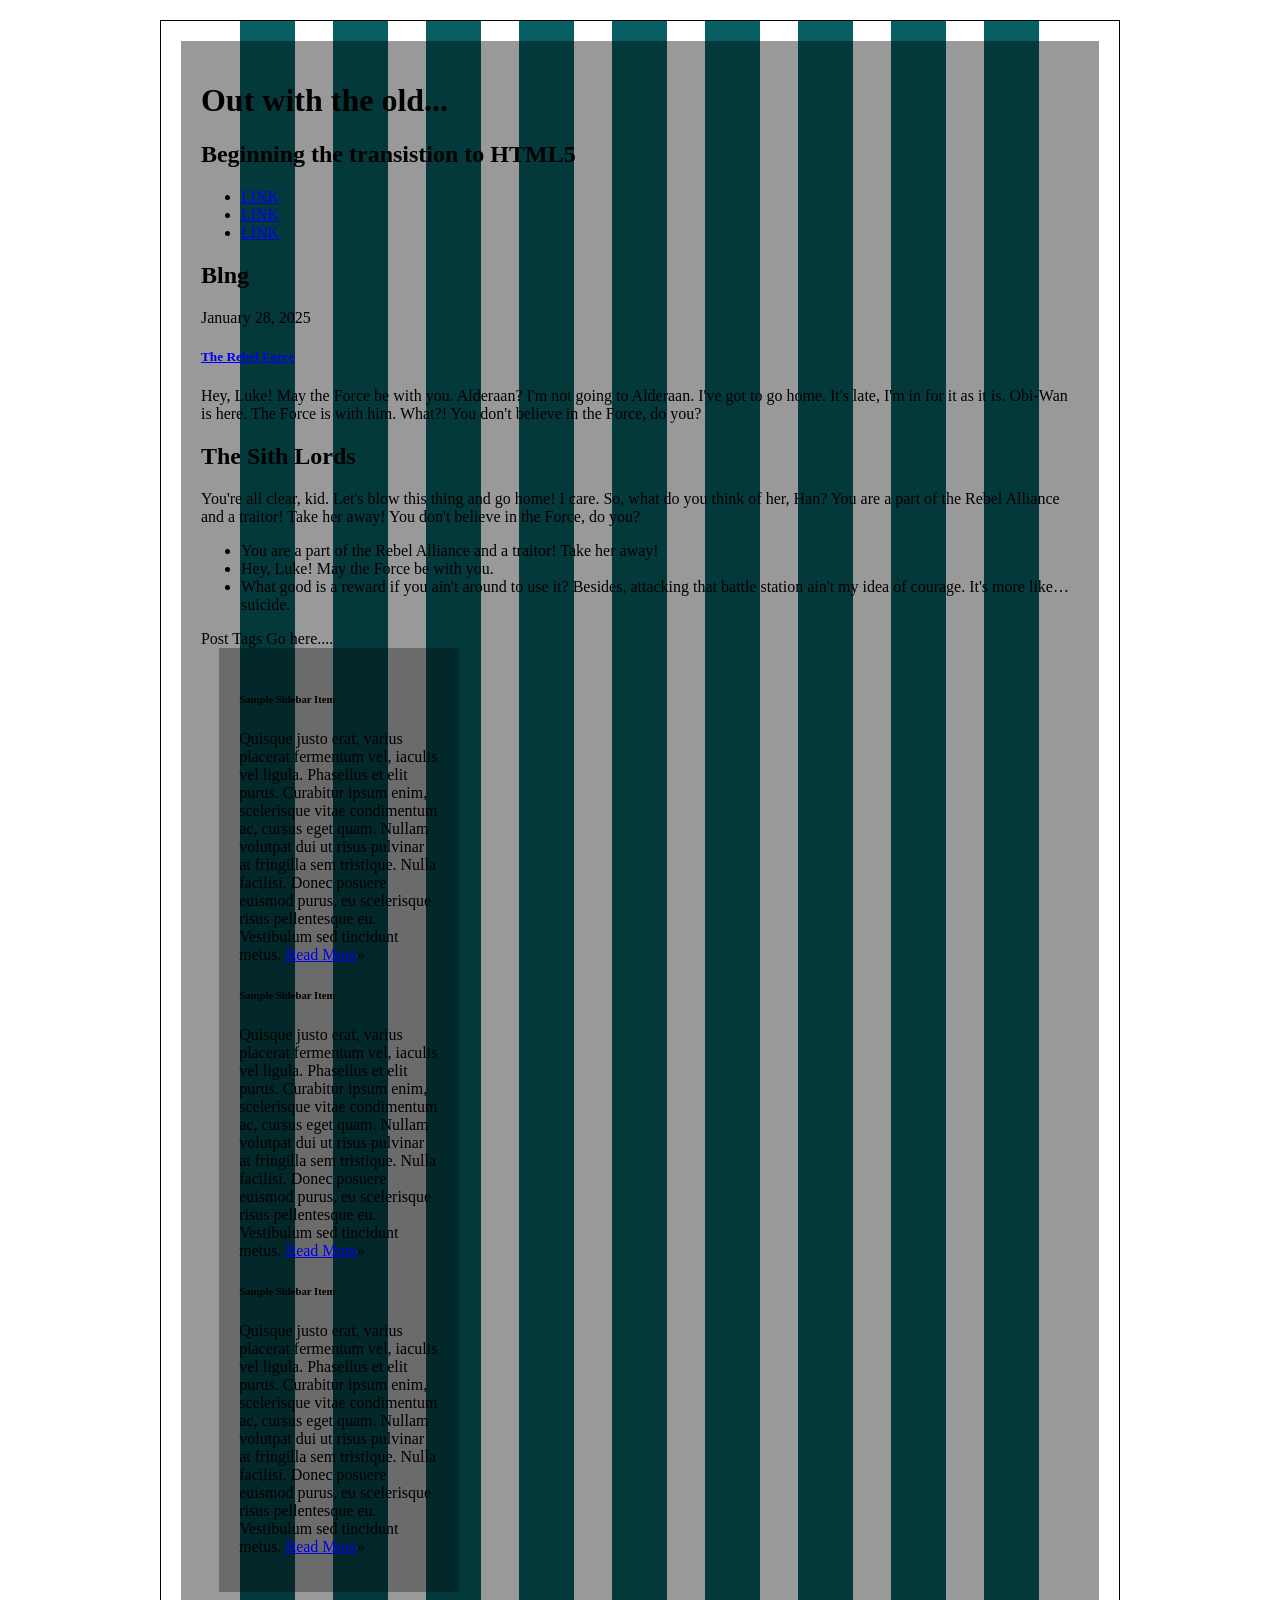
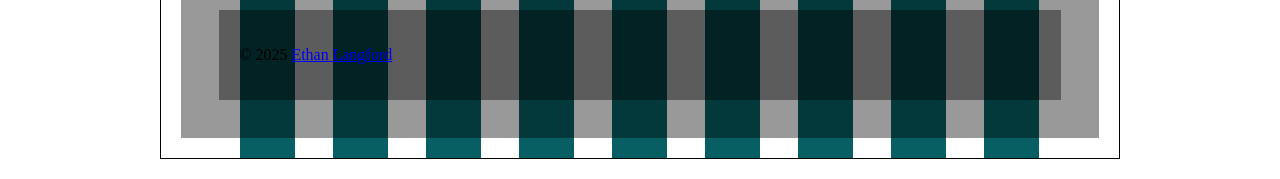
<file: flex-grid/index.html>
<!DOCTYPE html>
<html lang="en">
<head>
<meta charset="utf-8" />
<title>Out with the old...</title>
<link rel="stylesheet" href="assets/css/the.css">
<meta name="description" content="We are going to refine this document down to a good starting point for all html5 projects moving forward." />
<meta name="author" content="Ethan Langford" />
<link rel="shortcut icon" href="/favicon.ico" />
</head>
<body>
<main class="container cf">
  <header class="primary">
    <h1>Out with the old...</h1>
    <h2>Beginning the transistion to HTML5</h2>
    <nav class="primary">
      <ul>
        <li><a href="#">LINK</a></li>
        <li><a href="#">LINK</a></li>
        <li><a href="#">LINK</a></li>
      </ul>
    </d>
  </div>
  <section id="content">
    <section id="blng">
      <h2>Blng</h2>
      <article class="post">
        <header>
        <time class="post-date" datetime="2026-02-03">January 28, 2025</p>
        <h1> <a href="#" rel="bookmark" title="link to this post">The Rebel Force</a> </h1>
        </header>
        <p>Hey, Luke! May the Force be with you. Alderaan? I'm not going to Alderaan. I've got to go home. It's late, I'm in for it as it is. Obi-Wan is here. The Force is with him. What?! You don't believe in the Force, do you?</p>
        <h2>The Sith Lords</h2>
        <p>You're all clear, kid. Let's blow this thing and go home! I care. So, what do you think of her, Han? You are a part of the Rebel Alliance and a traitor! Take her away! You don't believe in the Force, do you?</p>
        <ul>
          <li>You are a part of the Rebel Alliance and a traitor! Take her away!</li>
          <li>Hey, Luke! May the Force be with you.</li>
          <li>What good is a reward if you ain't around to use it? Besides, attacking that battle station ain't my idea of courage. It's more like&hellip;suicide.</li>
        </ul>
        <div class="post-meta"> Post Tags Go here.... </div>
      </d>
    </d>
    <!--#primary -->
    <aside>
      <div class="widget">
        <h1>Sample Sidebar Item </h1>
        <p>Quisque justo erat, varius placerat fermentum vel, iaculis vel ligula. Phasellus et elit purus. Curabitur ipsum enim, scelerisque vitae condimentum ac, cursus eget quam. Nullam volutpat dui ut risus pulvinar at fringilla sem tristique. Nulla facilisi. Donec posuere euismod purus, eu scelerisque risus pellentesque eu. Vestibulum sed tincidunt metus. <a href="#">Read More</a>&raquo;</p>
      </div>
      <div class="widget">
        <h1>Sample Sidebar Item </h1>
        <p>Quisque justo erat, varius placerat fermentum vel, iaculis vel ligula. Phasellus et elit purus. Curabitur ipsum enim, scelerisque vitae condimentum ac, cursus eget quam. Nullam volutpat dui ut risus pulvinar at fringilla sem tristique. Nulla facilisi. Donec posuere euismod purus, eu scelerisque risus pellentesque eu. Vestibulum sed tincidunt metus. <a href="#">Read More</a>&raquo;</p>
      </div>
      <div class="widget">
        <h1>Sample Sidebar Item </h1>
        <p>Quisque justo erat, varius placerat fermentum vel, iaculis vel ligula. Phasellus et elit purus. Curabitur ipsum enim, scelerisque vitae condimentum ac, cursus eget quam. Nullam volutpat dui ut risus pulvinar at fringilla sem tristique. Nulla facilisi. Donec posuere euismod purus, eu scelerisque risus pellentesque eu. Vestibulum sed tincidunt metus. <a href="#">Read More</a>&raquo;</p>
      </div>
    </aside>
    <!--#secondary --> 
  </d>
  <!--#content -->
  <footer class="primary">
    <p>&copy; 2025 <a href="#">Ethan Langford</a></p>
  </footer>
</d>
<!--.container -->
</body>
</html>
</file>
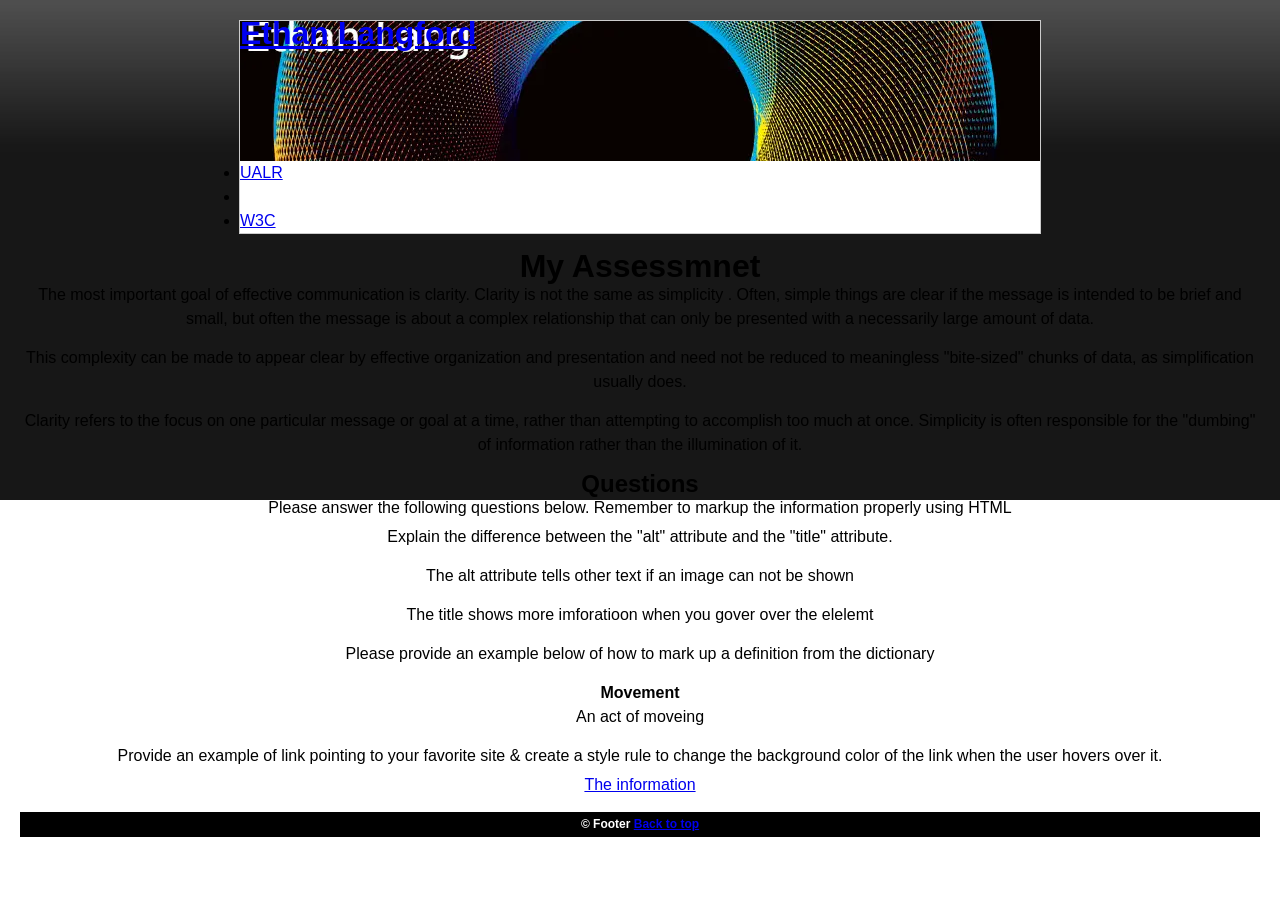
<file: pre-assigement/index.html>
<!DOCTYPE html>
<html lang="en"> <!-Tell the language of the doucment --->
<head>
 <link rel="stylesheet" href="assets/css/screen.css"> 
 <meta charset="UTF-8"/> <!---This declares the charater set--> 
  <meta name="author" content="Ethan"/> <!-arpecifies the author of the webpage -->
<meta name="description" content="Pre Assignment"/>

  <title> Pre Assessment | Ethan Langford</title>
  
  </head>
 <body>

<div id="container">
  <div id="header">
    <h1><a href="index.html"> Ethan Langford</a></h1>
  </div>
  <div id="nav"></div>
  <ul>
    <li><a href="http://ualr.edu" title="Take home">UALR</a></li>
      <li><a href="https://thomaswallace.net/cource/moblie-web/spring-2018/"></a></li>
      <li><a href="http://ee.w3.org/">W3C</a></li>
  </ul>
  </div>
  <div id="content">

  
    <h1> My Assessmnet</h1>
<p>
The most important goal of effective communication is clarity. Clarity is not the same as simplicity . Often, simple things are clear if the message is intended to be brief and small, but often the message is about a complex relationship that can only be presented with a necessarily large amount of data.
</p>
<p class="alret">    
This complexity can be made to appear clear by effective organization and presentation and need not be reduced to meaningless "bite-sized" chunks of data, as simplification usually does.
</p>
<p>
Clarity refers to the focus on one particular message or goal at a time, rather than attempting to accomplish too much at once. Simplicity is often responsible for the "dumbing" of information rather than the illumination of it.
</p>

    
    <h2>   Questions </h2>
Please answer the following questions below. Remember to markup the information properly using HTML

    <p>Explain the difference between the "alt" attribute and the "title" attribute.</p>
<p> The alt attribute tells other text if an image can not be shown</p>
    <p> The title shows more imforatioon when you gover over the elelemt</p>

Please provide an example below of how to mark up a definition from the dictionary
<p>
  <dl>
    <dt><strong>Movement</strong></dt>
    <dd>An act of moveing</dd>
    </dl>
    </p>

Provide an example of link pointing to your favorite site & create a style rule to change the background color of the link when the user hovers over it.
<p>
  <a class="favorite" href="https://creations.mtdv.me/videos/how-is-water-wet" target="_blank"> The information </a>
  </p>

<div id="footer">
  <h6>&copy; Footer <a href="#top">Back to top</a></h6>
</div>
</div>
  </body>
</file>
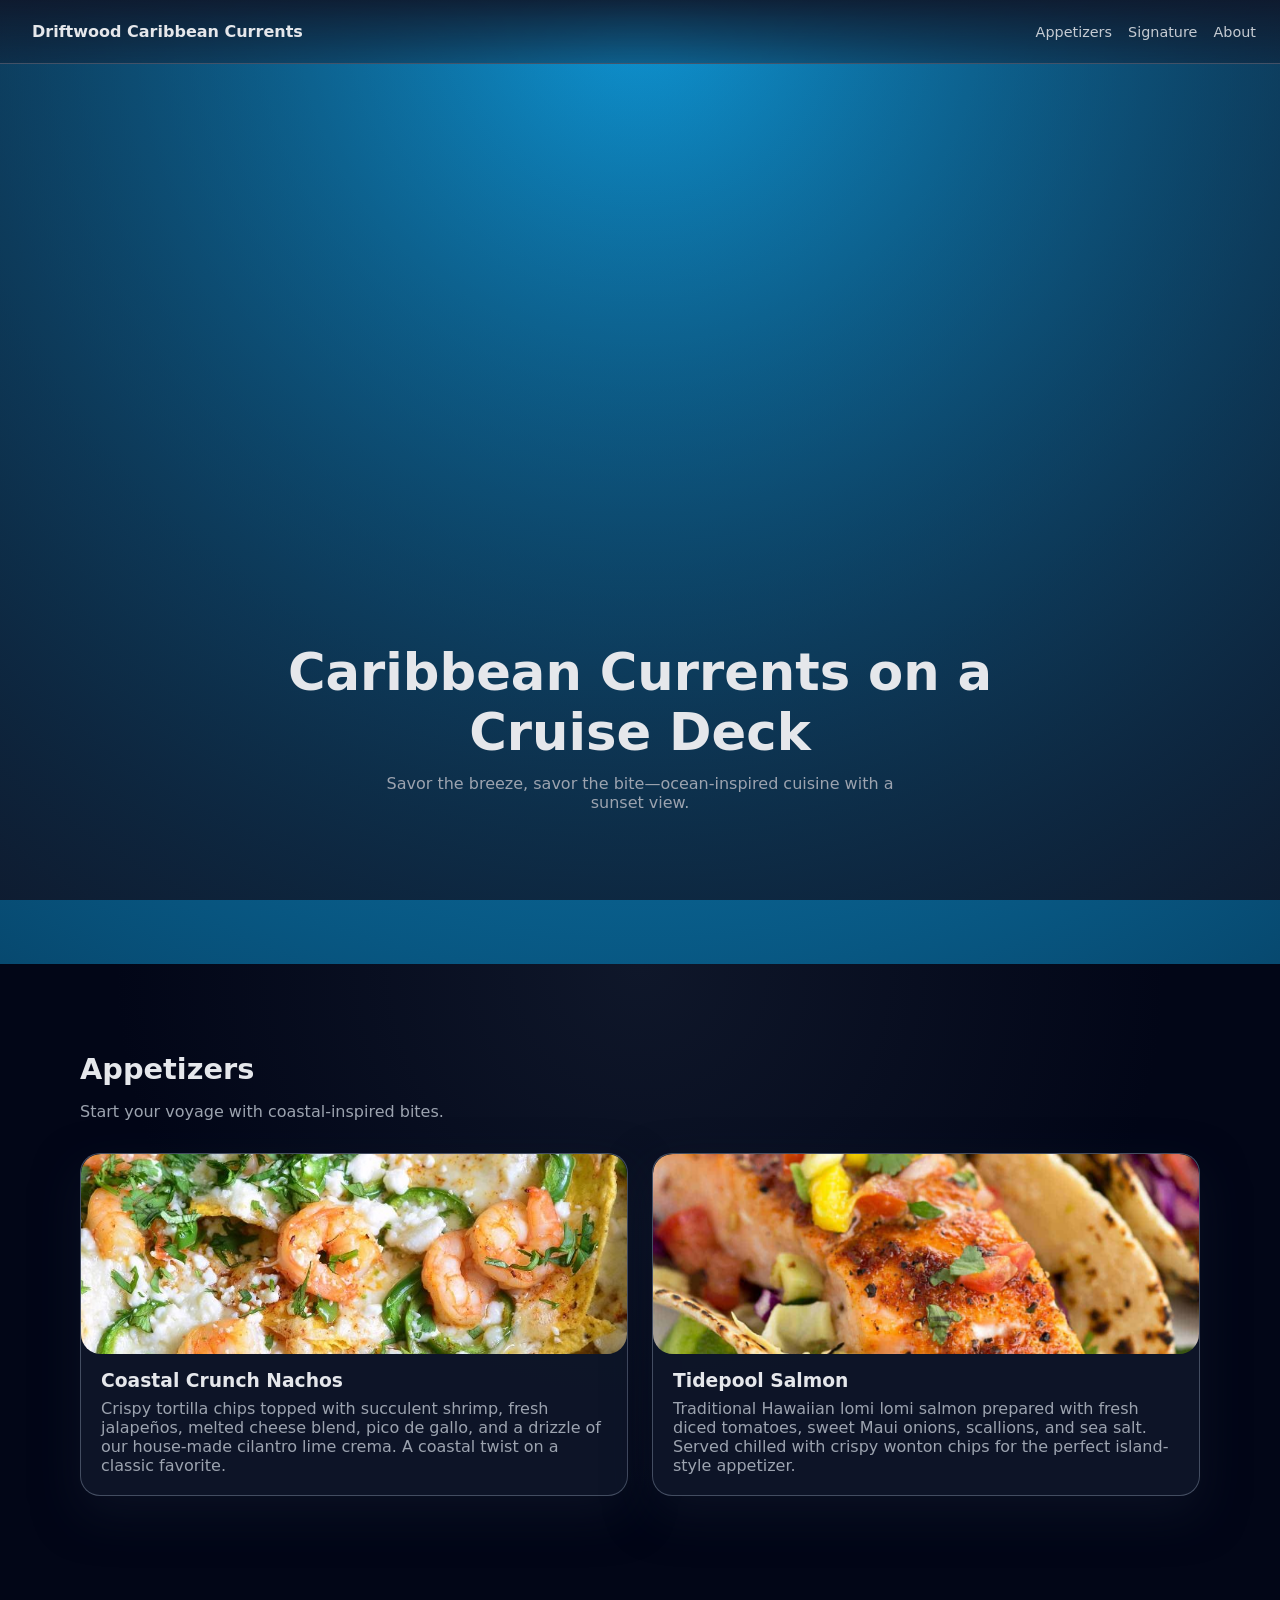
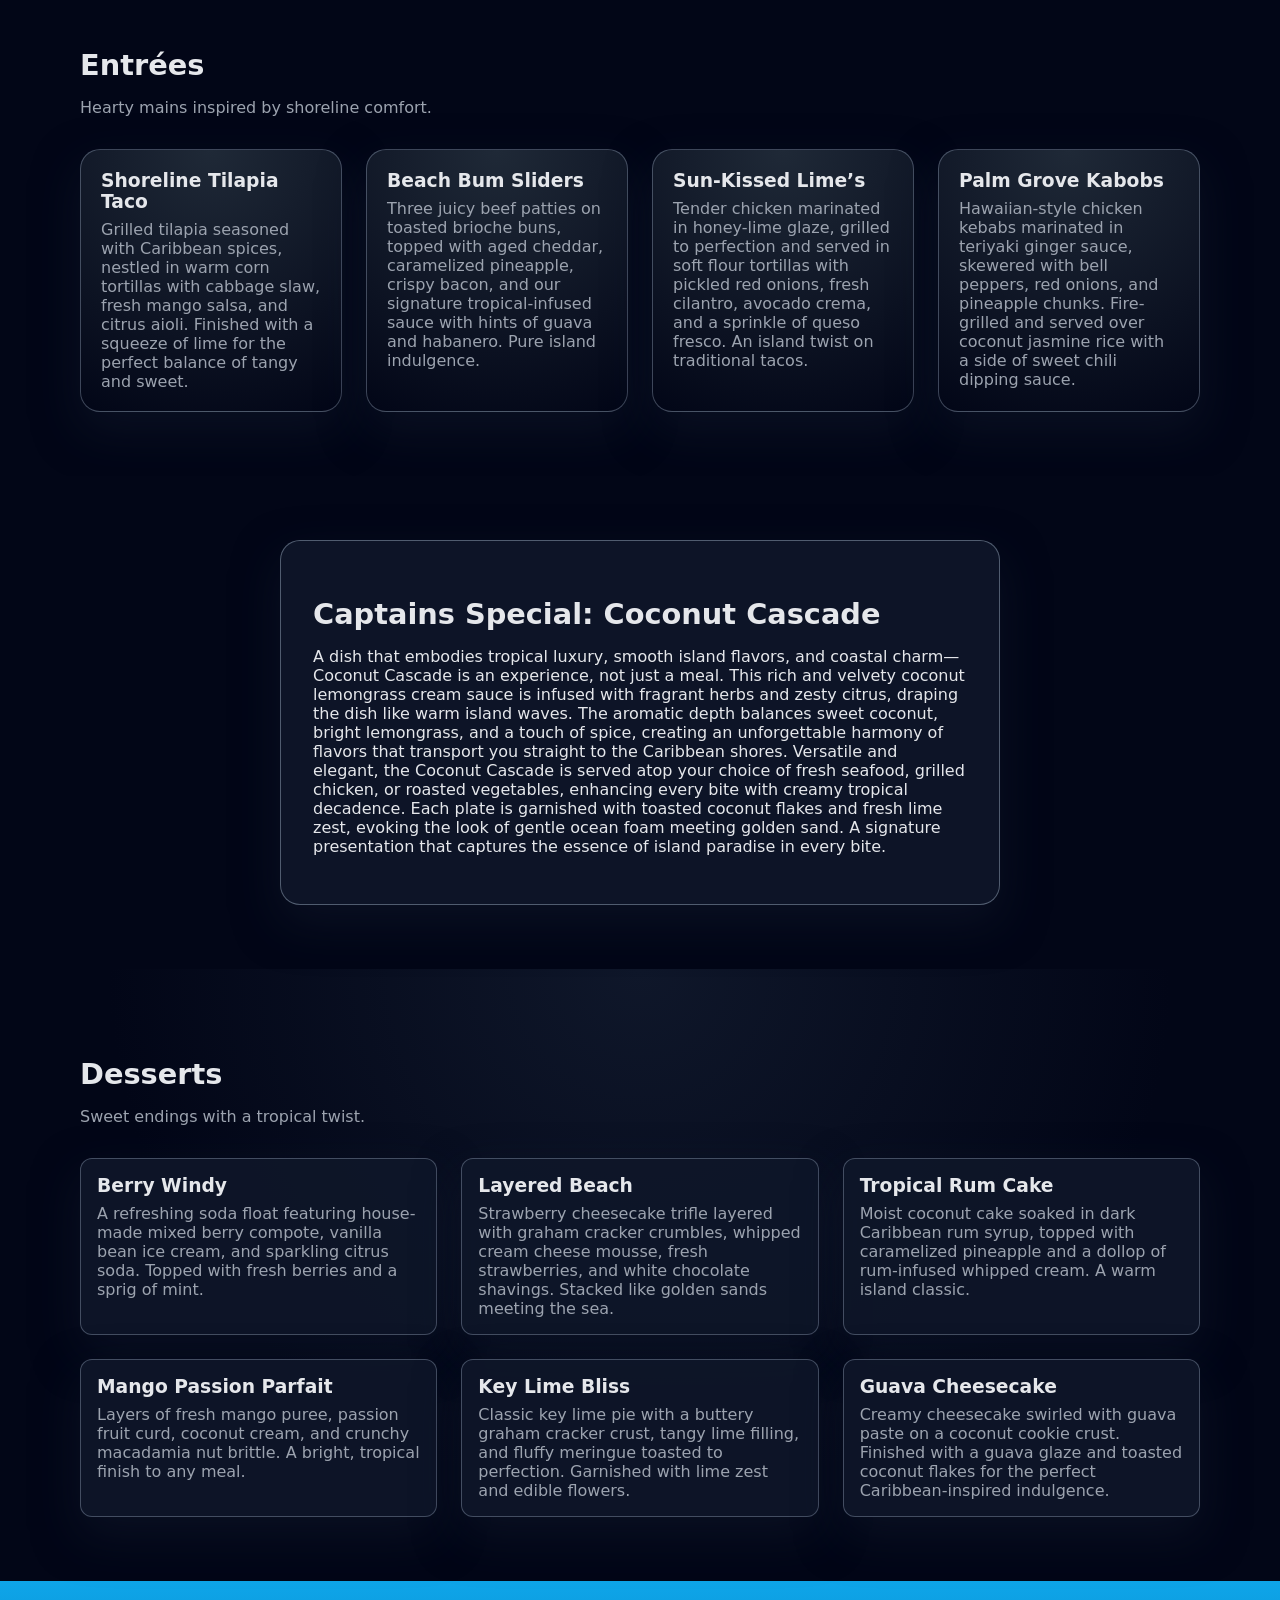
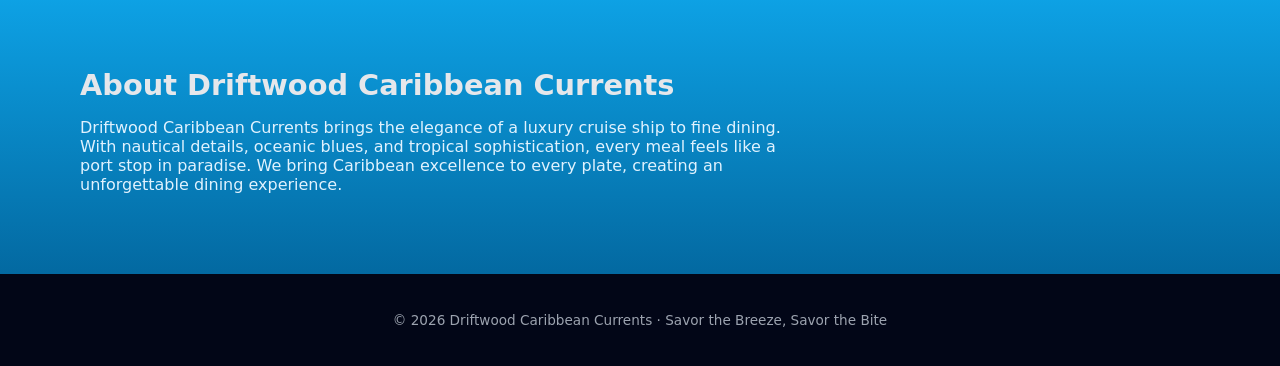
<file: driftwood/drift.html>
<!DOCTYPE html>
<html lang="en">
<script src="js/drift.js"></script>
<link rel="stylesheet" href="css/drift.css">

<head>
  <meta charset="UTF-8" />
  <meta name="viewport" content="width=device-width, initial-scale=1" />
  <title>Driftwood Caribbean Currents</title>

</head>

<body>

  <header class="nav">
    <div class="nav-brand">
      <span class="nav-icon"></span>
      <span>Driftwood Caribbean Currents</span>
    </div>
    <nav class="nav-links">
      <a href="#appetizers">Appetizers</a>
      <a href="#signature">Signature</a>
      <a href="#about">About</a>
    </nav>
  </header>

  <section class="hero" id="top">
    <div class="hero-overlay"></div>
    <div class="hero-content">
      <h1>Caribbean Currents on a Cruise Deck</h1>
      <p>Savor the breeze, savor the bite—ocean-inspired cuisine with a sunset view.</p>
      <div class="hero-icon"></div>
    </div>
  </section>

  <main>
    <!--APPS-->
    <section id="appetizers" class="section section-light">
      <div class="section-inner">
        <h2>Appetizers</h2>
        <p class="section-subtitle">Start your voyage with coastal-inspired bites.</p>

        <div class="grid grid-2">

          <article class="card card-image">
            <div class="card-img-wrap">
              <img src="assets/542be648d4d4906ee1e7fe070c6d4be7.jpg" alt="Coastal Crunch Nachos" class="card-img" />
            </div>
            <div class="card-body">
              <h3>Coastal Crunch Nachos</h3>
              <p>Crispy tortilla chips topped with succulent shrimp, fresh jalapeños, melted cheese blend, pico de gallo, and a drizzle of our house-made cilantro lime crema. A coastal twist on a classic favorite.</p>
            </div>
          </article>

          <article class="card card-image">
            <div class="card-img-wrap">
              <img src="assets/R.jpg" alt="Tidepool Salmon" class="card-img" />
            </div>
            <div class="card-body">
              <h3>Tidepool Salmon</h3>
              <p>Traditional Hawaiian lomi lomi salmon prepared with fresh diced tomatoes, sweet Maui onions, scallions, and sea salt. Served chilled with crispy wonton chips for the perfect island-style appetizer.</p>
            </div>
          </article>

        </div>
      </div>
    </section>

    <section id="entrees" class="section section-dark">
      <div class="section-inner">
        <h2>Entrées</h2>
        <p class="section-subtitle">Hearty mains inspired by shoreline comfort.</p>

        <div class="grid grid-2 grid-4-lg">
          <article class="card card-dark">
            <h3>Shoreline Tilapia Taco</h3>
            <p>Grilled tilapia seasoned with Caribbean spices, nestled in warm corn tortillas with cabbage slaw, fresh mango salsa, and citrus aioli. Finished with a squeeze of lime for the perfect balance of tangy and sweet.</p>
          </article>

          <article class="card card-dark">
            <h3>Beach Bum Sliders</h3>
            <p>Three juicy beef patties on toasted brioche buns, topped with aged cheddar, caramelized pineapple, crispy bacon, and our signature tropical-infused sauce with hints of guava and habanero. Pure island indulgence.</p>
          </article>

          <article class="card card-dark">
            <h3>Sun-Kissed Lime’s</h3>
            <p>Tender chicken marinated in honey-lime glaze, grilled to perfection and served in soft flour tortillas with pickled red onions, fresh cilantro, avocado crema, and a sprinkle of queso fresco. An island twist on traditional tacos.</p>
          </article>

          <article class="card card-dark">
            <h3>Palm Grove Kabobs</h3>
            <p>Hawaiian-style chicken kebabs marinated in teriyaki ginger sauce, skewered with bell peppers, red onions, and pineapple chunks. Fire-grilled and served over coconut jasmine rice with a side of sweet chili dipping sauce.</p>
          </article>
        </div>
      </div>
    </section>

    <!--SIGNATURE---->
    <section id="signature" class="section section-signature">
      <div class="signature-bg"></div>
      <div class="section-inner signature-inner">
        <div class="signature-content">
          <h2>Captains Special: Coconut Cascade</h2>
          <p>
            A dish that embodies tropical luxury, smooth island flavors, and coastal charm—Coconut Cascade is an experience, not just a meal.

            This rich and velvety coconut lemongrass cream sauce is infused with fragrant herbs and zesty citrus, draping the dish like warm island waves. The aromatic depth balances sweet coconut, bright lemongrass, and a touch of spice, creating an unforgettable harmony of flavors that transport you straight to the Caribbean shores.

            Versatile and elegant, the Coconut Cascade is served atop your choice of fresh seafood, grilled chicken, or roasted vegetables, enhancing every bite with creamy tropical decadence. Each plate is garnished with toasted coconut flakes and fresh lime zest, evoking the look of gentle ocean foam meeting golden sand.

            A signature presentation that captures the essence of island paradise in every bite.
          </p>
        </div>
      </div>
    </section>

    <!--DESSERTS-->
    <section id="desserts" class="section section-light">
      <div class="section-inner">
        <h2>Desserts</h2>
        <p class="section-subtitle">Sweet endings with a tropical twist.</p>

        <div class="grid grid-3">
          <article class="card card-small">
            <h3>Berry Windy</h3>
            <p>A refreshing soda float featuring house-made mixed berry compote, vanilla bean ice cream, and sparkling citrus soda. Topped with fresh berries and a sprig of mint.</p>
          </article>
          <article class="card card-small">
            <h3>Layered Beach</h3>
            <p>Strawberry cheesecake trifle layered with graham cracker crumbles, whipped cream cheese mousse, fresh strawberries, and white chocolate shavings. Stacked like golden sands meeting the sea.</p>
          </article>
          <article class="card card-small">
            <h3>Tropical Rum Cake</h3>
            <p>Moist coconut cake soaked in dark Caribbean rum syrup, topped with caramelized pineapple and a dollop of rum-infused whipped cream. A warm island classic.</p>
          </article>
          <article class="card card-small">
            <h3>Mango Passion Parfait</h3>
            <p>Layers of fresh mango puree, passion fruit curd, coconut cream, and crunchy macadamia nut brittle. A bright, tropical finish to any meal.</p>
          </article>
          <article class="card card-small">
            <h3>Key Lime Bliss</h3>
            <p>Classic key lime pie with a buttery graham cracker crust, tangy lime filling, and fluffy meringue toasted to perfection. Garnished with lime zest and edible flowers.</p>
          </article>
          <article class="card card-small">
            <h3>Guava Cheesecake</h3>
            <p>Creamy cheesecake swirled with guava paste on a coconut cookie crust. Finished with a guava glaze and toasted coconut flakes for the perfect Caribbean-inspired indulgence.</p>
          </article>
        </div>
      </div>
    </section>

    <section id="about" class="section section-about">
      <div class="section-inner">
        <h2>About Driftwood Caribbean Currents</h2>
        <p>
          Driftwood Caribbean Currents brings the elegance of a luxury cruise ship to fine dining. With nautical details, oceanic blues, and tropical sophistication, every meal feels like a port stop in paradise. We bring Caribbean excellence to every plate, creating an unforgettable dining experience.
        </p>
      </div>
    </section>
  </main>

  <footer class="footer">
    <p>© 2026 Driftwood Caribbean Currents · Savor the Breeze, Savor the Bite</p>
  </footer>

</body>

</html>
</file>
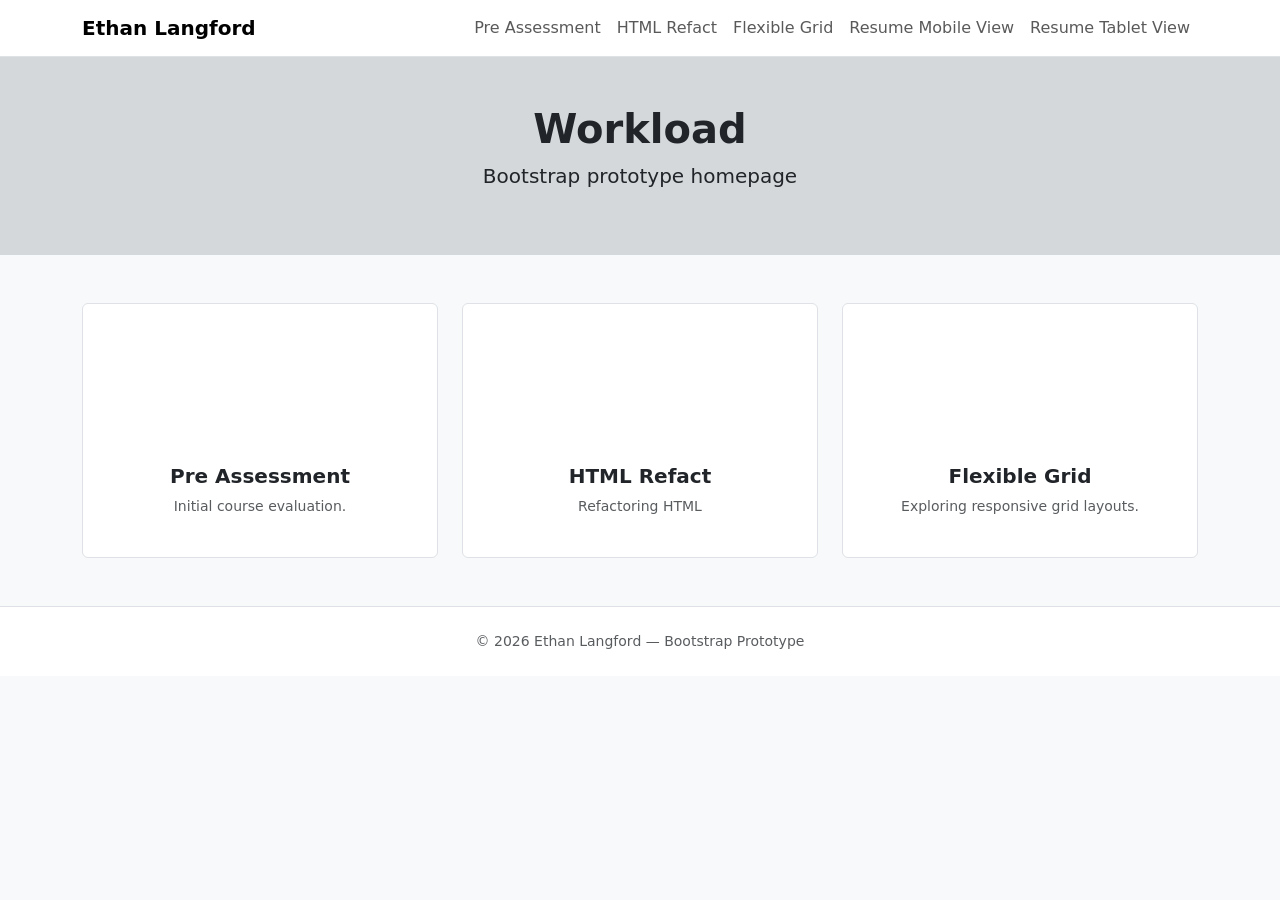
<file: rapid-proto/rapid.html>
<!DOCTYPE html>
<html lang="en">
<head>
    <meta charset="UTF-8" />
    <meta name="viewport" content="width=device-width, initial-scale=1.0" />

    <!-- Bootstrap -->
    <link 
      href="https://cdn.jsdelivr.net/npm/bootstrap@5.3.2/dist/css/bootstrap.min.css" 
      rel="stylesheet"
    />

    <title>Homepage Prototype</title>
</head>

<body class="bg-light">

    
    <nav class="navbar navbar-expand-lg bg-white border-bottom">
        <div class="container">
            <a class="navbar-brand fw-bold" href="#">Ethan Langford</a>

            <button class="navbar-toggler" type="button" data-bs-toggle="collapse" data-bs-target="#mainNav">
                <span class="navbar-toggler-icon"></span>
            </button>

            <div class="collapse navbar-collapse" id="mainNav">
                <ul class="navbar-nav ms-auto">
                    <li class="nav-item"><a class="nav-link" href="pre-assigement/index.html">Pre Assessment</a></li>
                    <li class="nav-item"><a class="nav-link" href="html5-refact/index.html">HTML Refact</a></li>
                    <li class="nav-item"><a class="nav-link" href="flex-grid/index.html">Flexible Grid</a></li>
                    <li class="nav-item"><a class="nav-link" href="resume-moblie/index.html">Resume Mobile View</a></li>
                    <li class="nav-item"><a class="nav-link" href="resume-tablet/index.html">Resume Tablet View</a></li>
                </ul>
            </div>
        </div>
    </nav>

   
    <header class="py-5 bg-secondary bg-opacity-25">
        <div class="container text-center">
            <h1 class="fw-bold"> Workload</h1>
            <p class="lead">Bootstrap prototype homepage</p>
        </div>
    </header>

  
    <section class="py-5">
        <div class="container">
            <div class="row g-4">

                <div class="col-md-4">
                    <div class="p-4 border rounded bg-white text-center">
                        <div class="placeholder bg-secondary mb-3" style="height:120px;"></div>
                        <h5 class="fw-bold">Pre Assessment</h5>
                        <p class="text-muted small">Initial course evaluation.</p>
                    </div>
                </div>

                <div class="col-md-4">
                    <div class="p-4 border rounded bg-white text-center">
                        <div class="placeholder bg-secondary mb-3" style="height:120px;"></div>
                        <h5 class="fw-bold">HTML Refact</h5>
                        <p class="text-muted small">Refactoring HTML</p>
                    </div>
                </div>

                <div class="col-md-4">
                    <div class="p-4 border rounded bg-white text-center">
                        <div class="placeholder bg-secondary mb-3" style="height:120px;"></div>
                        <h5 class="fw-bold">Flexible Grid</h5>
                        <p class="text-muted small">Exploring responsive grid layouts.</p>
                    </div>
                </div>

            </div>
        </div>
    </section>

  
    <footer class="py-4 bg-white border-top">
        <div class="container text-center small text-muted">
            © 2026 Ethan Langford — Bootstrap Prototype
        </div>
    </footer>

    <script src="https://cdn.jsdelivr.net/npm/bootstrap@5.3.2/dist/js/bootstrap.bundle.min.js"></script>
</body>
</html>
</file>
<file: flex-grid/assets/css/the.css>
/* apply a natural box layout model to all elements, but allowing components to change */
html {
  box-sizing: border-box;
}
*,
*:before,
*:after {
  box-sizing: inherit;
}
/* Fix Clearing Bugs */

.cf:before,
.cf:after {
  content: " "; /* 1 */
  display: table; /* 2 */
}

.cf:after {
  clear: both;
  clear:
}

main {
background-image: url(../img/grid\ \(1\).png);
width:960px;
margin: 20px auto;
border: 1px solid #000;  
}

header.primary, footer.primary{
/*  width:920px; */
 width:95.833%;
 background: rgba(0, 0, 0, 0.4);
 margin: 2.0833%;
 padding: 20px;
 float: left; 
}

#blog{
/*   width:638px; */
  width: 66.4583%;
  margin-left: 2.0833%;
  background: rgba(0, 0, 0, 0.6);
  padding: 20px;
  float: left;

}

aside {
  background: rgba(0, 0, 0, 0.3);
  width: 27.2916%;
  margin-left: 2.0833%;
  padding: 20px;
  float: left;
}
</file>
<file: pre-assigement/assets/css/screen.css>
/*Global Margin reset */
* {
	margin: 0px;
	padding: 0px;
}
body {
	text-align: center;
	font-family: "Trebuchet MS", Arial, Helvetica, sans-serif;
	background-color: #ffffff;
	font-size: 16px;
	line-height: 1.5em;
	background-image: url(../img/bg-tile.jpg);
	background-repeat:repeat-x;
}

#container {
	max-width: 800px;
	margin-right: auto;
	margin-left: auto;
	text-align: left;
	background-color: #FFF;
	margin-top: 20px;
	border: 1px solid #CCC;
}
#header {
	background-image: url(../img/Pic\ of\ circle.webp);
background-repeat:repeat-x;
height: 140px;;
	
}
#header h1 a {
	display:blcok;
	height:140px;
	text-indent:100%;
	white-space: nowrap;
	overflow: hidden; 
}
#nav {
	background-color: #000000;
}
#nav ul {
	list-style-type: none;
	margin-left: 10px;
}
#nav ul li {
	display: inline;
	height: 35px;
	line-height: 35px;
}
#nav ul li a {
	display: inline-block;
	padding-right: 10px;
	padding-left: 10px;
	font-size: 18px;
}
#nav ul li a:link, #nav ul li a:visited {
	text-decoration: none;
	border-bottom-width: 4px;
	border-bottom-style: solid;
	border-bottom-color: #000;
	color: #FFF;
}
#nav ul li a:hover {
	border-bottom-width: 3px;
	border-bottom-style: solid;
	border-bottom-color: #CCC;
}
#content {
	margin: 20px;
}
#content p {
	margin-top: 5px;
	margin-bottom: 15px;
}
#footer {
	background-color: #000;
	color: #FFF;
	height: 25px;
}
#footer h6 {
	font-size: 12px;
	line-height: 25px;
	margin-right: 20px;
	margin-left: 20px;
}
	alret{
		background:purple;
	}
</file>
<file: driftwood/css/drift.css>
:root {
  --bg-slate-900: #020617;
  --bg-slate-800: #0f172a;
  --bg-blue-900: #0b1120;
  --blue-500: #3b82f6;
  --blue-300: #7dd3fc;
  --amber-400: #fbbf24;
  --text-light: #e5e7eb;
  --text-muted: #9ca3af;
  --radius-lg: 1.25rem;
  --radius-md: 0.75rem;
  --shadow-soft: 0 18px 45px rgba(15, 23, 42, 0.6);
}

*,
*::before,
*::after {
  box-sizing: border-box;
}

body {
  margin: 0;
  font-family: system-ui, -apple-system, BlinkMacSystemFont, "SF Pro Text", sans-serif;
  color: var(--text-light);
  background: radial-gradient(circle at top, #0ea5e9 0, #020617 55%);
}


.nav {
  position: fixed;
  top: 0;
  left: 0;
  right: 0;
  height: 64px;
  display: flex;
  align-items: center;
  justify-content: space-between;
  padding: 0 1.5rem;
  backdrop-filter: blur(16px);
  background: linear-gradient(to bottom, rgba(15, 23, 42, 0.9), rgba(15, 23, 42, 0.4));
  border-bottom: 1px solid rgba(148, 163, 184, 0.4);
  z-index: 20;
}

.nav-brand {
  display: flex;
  align-items: center;
  gap: 0.5rem;
  font-weight: 600;
}

.nav-icon {
  font-size: 1.4rem;
}

.nav-links {
  display: flex;
  gap: 1rem;
  font-size: 0.9rem;
}

.nav-links a {
  color: var(--text-light);
  text-decoration: none;
  opacity: 0.85;
  position: relative;
}

.nav-links a::after {
  content: "";
  position: absolute;
  left: 0;
  bottom: -4px;
  width: 0;
  height: 2px;
  background: var(--blue-300);
  transition: width 0.2s ease;
}

.nav-links a:hover::after {
  width: 100%;
}


.hero {
  position: relative;
  height: 100vh;
  min-height: 520px;
  background-image: url("https://images.unsplash.com/photo-1500375592092-40eb2168fd21?auto=format&fit=crop&w=1600&q=80");
  background-size: cover;
  background-position: center;
  display: flex;
  align-items: flex-end;
  justify-content: center;
  padding: 0 1.5rem 4rem;
  margin-bottom: 0;
}

.hero-overlay {
  position: absolute;
  inset: 0;
  background: radial-gradient(circle at top, rgba(15, 23, 42, 0.1), rgba(15, 23, 42, 0.9));
}

.hero-content {
  position: relative;
  max-width: 720px;
  text-align: center;
  z-index: 1;
  transform: translateY(0);
  transition: transform 0.2s ease-out;
}

.hero h1 {
  font-size: clamp(2.2rem, 4vw, 3.2rem);
  margin-bottom: 0.75rem;
}

.hero p {
  max-width: 540px;
  margin: 0 auto 1.5rem;
  color: var(--text-muted);
}

.hero-icon {
  font-size: 2.5rem;
}


main {
  padding-top: 64px;
}

.section {
  padding: 4rem 1.5rem;
}

.section-inner {
  max-width: 1120px;
  margin: 0 auto;
}

.section-light {
  background: radial-gradient(circle at top, #0f172a 0, #020617 60%);
}

.section-dark {
  background: linear-gradient(to bottom, var(--bg-slate-900), #020617);
}

.section-signature {
  position: relative;
  background: #020617;
  padding: 0;
}

.section-about {
  background: linear-gradient(to bottom, #0ea5e9, #0369a1);
}

.section h2 {
  font-size: 1.8rem;
  margin-bottom: 0.5rem;
}

.section-subtitle {
  color: var(--text-muted);
  margin-bottom: 2rem;
}


.grid {
  display: grid;
  gap: 1.5rem;
}

.grid-2 {
  grid-template-columns: 1fr;
}

.grid-3 {
  grid-template-columns: 1fr;
}

.grid-4-lg {
  grid-template-columns: 1fr;
}

@media (min-width: 768px) {
  .grid-2 {
    grid-template-columns: repeat(2, minmax(0, 1fr));
  }
  .grid-3 {
    grid-template-columns: repeat(3, minmax(0, 1fr));
  }
  .grid-4-lg {
    grid-template-columns: repeat(4, minmax(0, 1fr));
  }
}


.card {
  border-radius: var(--radius-lg);
  padding: 1.25rem;
  background: rgba(15, 23, 42, 0.9);
  box-shadow: var(--shadow-soft);
  border: 1px solid rgba(148, 163, 184, 0.4);
  transition: transform 0.2s ease, box-shadow 0.2s ease, border-color 0.2s ease;
}

.card:hover {
  transform: translateY(-6px);
  box-shadow: 0 24px 60px rgba(15, 23, 42, 0.9);
  border-color: var(--blue-300);
}

.card-dark {
  background: radial-gradient(circle at top, #1f2937, #020617);
}

.card-small {
  border-radius: var(--radius-md);
  padding: 1rem;
}

.card h3 {
  margin-top: 0;
  margin-bottom: 0.5rem;
}

.card p {
  margin: 0;
  color: var(--text-muted);
}


.card-image {
  padding: 0;
  overflow: hidden;
}

.card-img-wrap {
  position: relative;
  overflow: hidden;
  border-radius: var(--radius-lg);
}

.card-img {
  display: block;
  width: 100%;
  height: 220px;
  object-fit: cover;
  transform: scale(1.02);
  transition: transform 0.3s ease;
  
}
.card-img {
  width: 100%;
  height: 200px;
  object-fit: cover;
  border-radius: 1rem;
}

.card-image:hover .card-img {
  transform: scale(1.08);
}

.card-body {
  padding: 1rem 1.25rem 1.25rem;
}


.signature-bg {
  position: absolute;
  inset: 0;
  background-image: url("");
  background-size: cover;
  background-position: center;
  opacity: 0.4;
}

.signature-inner {
  position: relative;
  padding: 4rem 1.5rem;
}

.signature-content {
  max-width: 720px;
  margin: 0 auto;
  background: rgba(15, 23, 42, 0.9);
  border-radius: var(--radius-lg);
  padding: 2rem;
  border: 1px solid rgba(148, 163, 184, 0.5);
  box-shadow: var(--shadow-soft);
}


.section-about p {
  max-width: 720px;
  color: #e0f2fe;
}


.footer {
  padding: 1.5rem;
  text-align: center;
  font-size: 0.85rem;
  color: var(--text-muted);
  background: #020617;
}


html {
  scroll-behavior: smooth;
}
</file>
